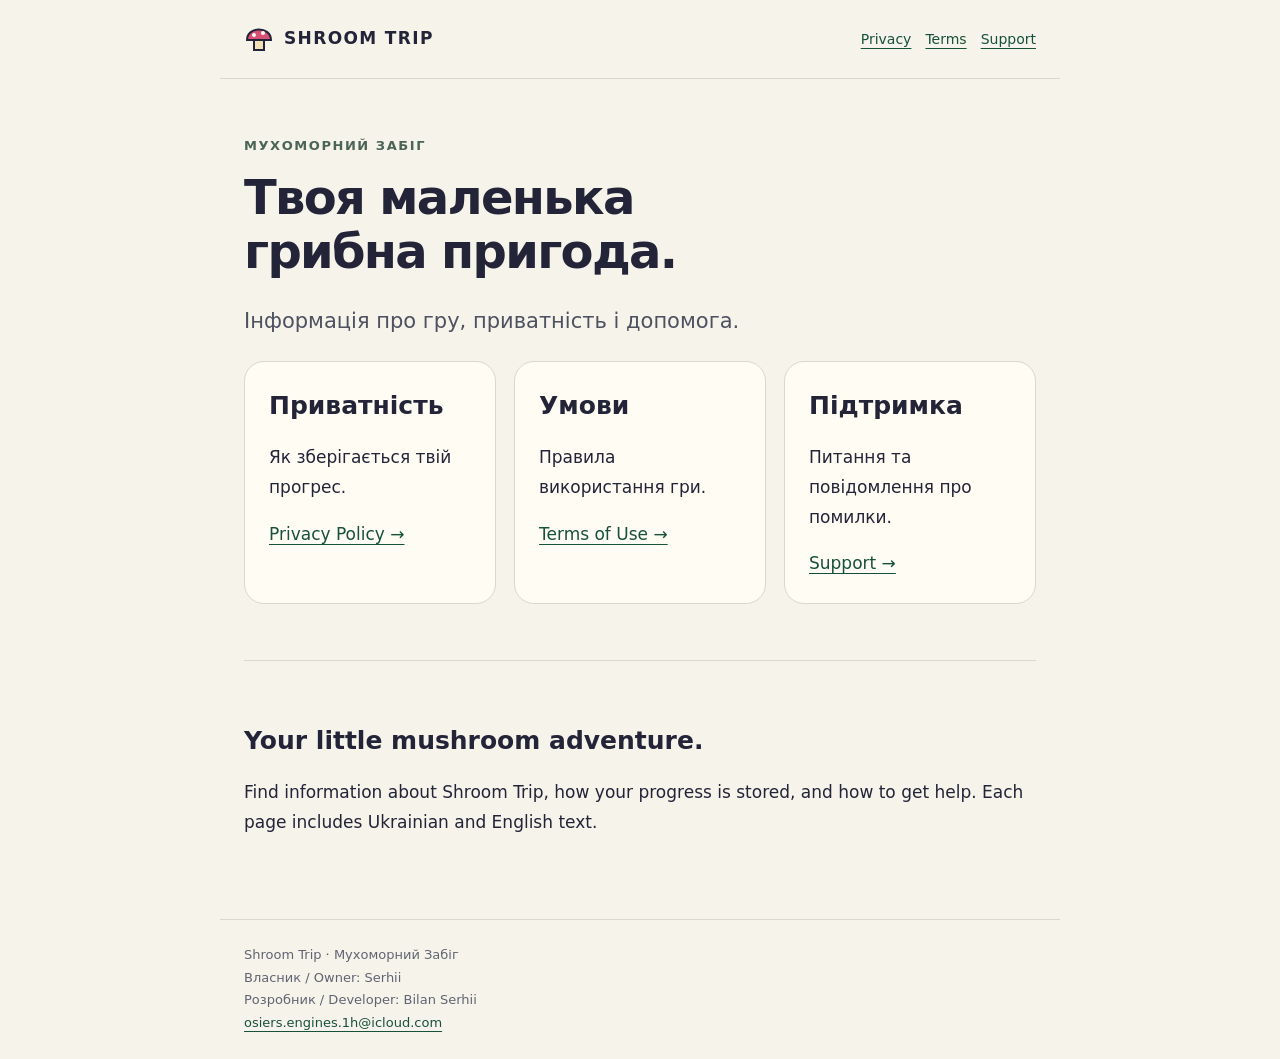
<file: index.html>
<!doctype html>
<html lang="uk"><head><meta charset="utf-8"><meta name="viewport" content="width=device-width,initial-scale=1"><title>Підтримка та інформація · Shroom Trip</title><meta name="description" content="Shroom Trip — Підтримка та інформація. Інформація українською та англійською."><link rel="stylesheet" href="style.css"></head><body>
<a class="skip" href="#main">До вмісту / Skip to content</a><header><a class="brand" href="index.html"><svg width="30" height="30" viewBox="0 0 30 30" aria-hidden="true"><path d="M10 14h10v12H10z" fill="#f3dfb8" stroke="#232438" stroke-width="2"/><path d="M3 16C3 2 27 2 27 16Z" fill="#d95075" stroke="#232438" stroke-width="2"/><circle cx="10" cy="11" r="2" fill="#fffcf4"/><circle cx="19" cy="9" r="2" fill="#fffcf4"/></svg>SHROOM TRIP</a><nav aria-label="Навігація"><a href="privacy.html">Privacy</a><a href="terms.html">Terms</a><a href="support.html">Support</a></nav></header>
<main id="main"><div class="eyebrow">Мухоморний Забіг</div><h1>Твоя маленька<br>грибна пригода.</h1><p class="lead">Інформація про гру, приватність і допомога.</p><div class="grid"><article class="card"><h2>Приватність</h2><p>Як зберігається твій прогрес.</p><a href="privacy.html">Privacy Policy →</a></article><article class="card"><h2>Умови</h2><p>Правила використання гри.</p><a href="terms.html">Terms of Use →</a></article><article class="card"><h2>Підтримка</h2><p>Питання та повідомлення про помилки.</p><a href="support.html">Support →</a></article></div><section lang="en"><h2>Your little mushroom adventure.</h2><p>Find information about Shroom Trip, how your progress is stored, and how to get help. Each page includes Ukrainian and English text.</p></section></main><footer>Shroom Trip · Мухоморний Забіг<br>Власник / Owner: Serhii<br>Розробник / Developer: Bilan Serhii<br><a href="mailto:osiers.engines.1h@icloud.com">osiers.engines.1h@icloud.com</a></footer></body></html>
</file>
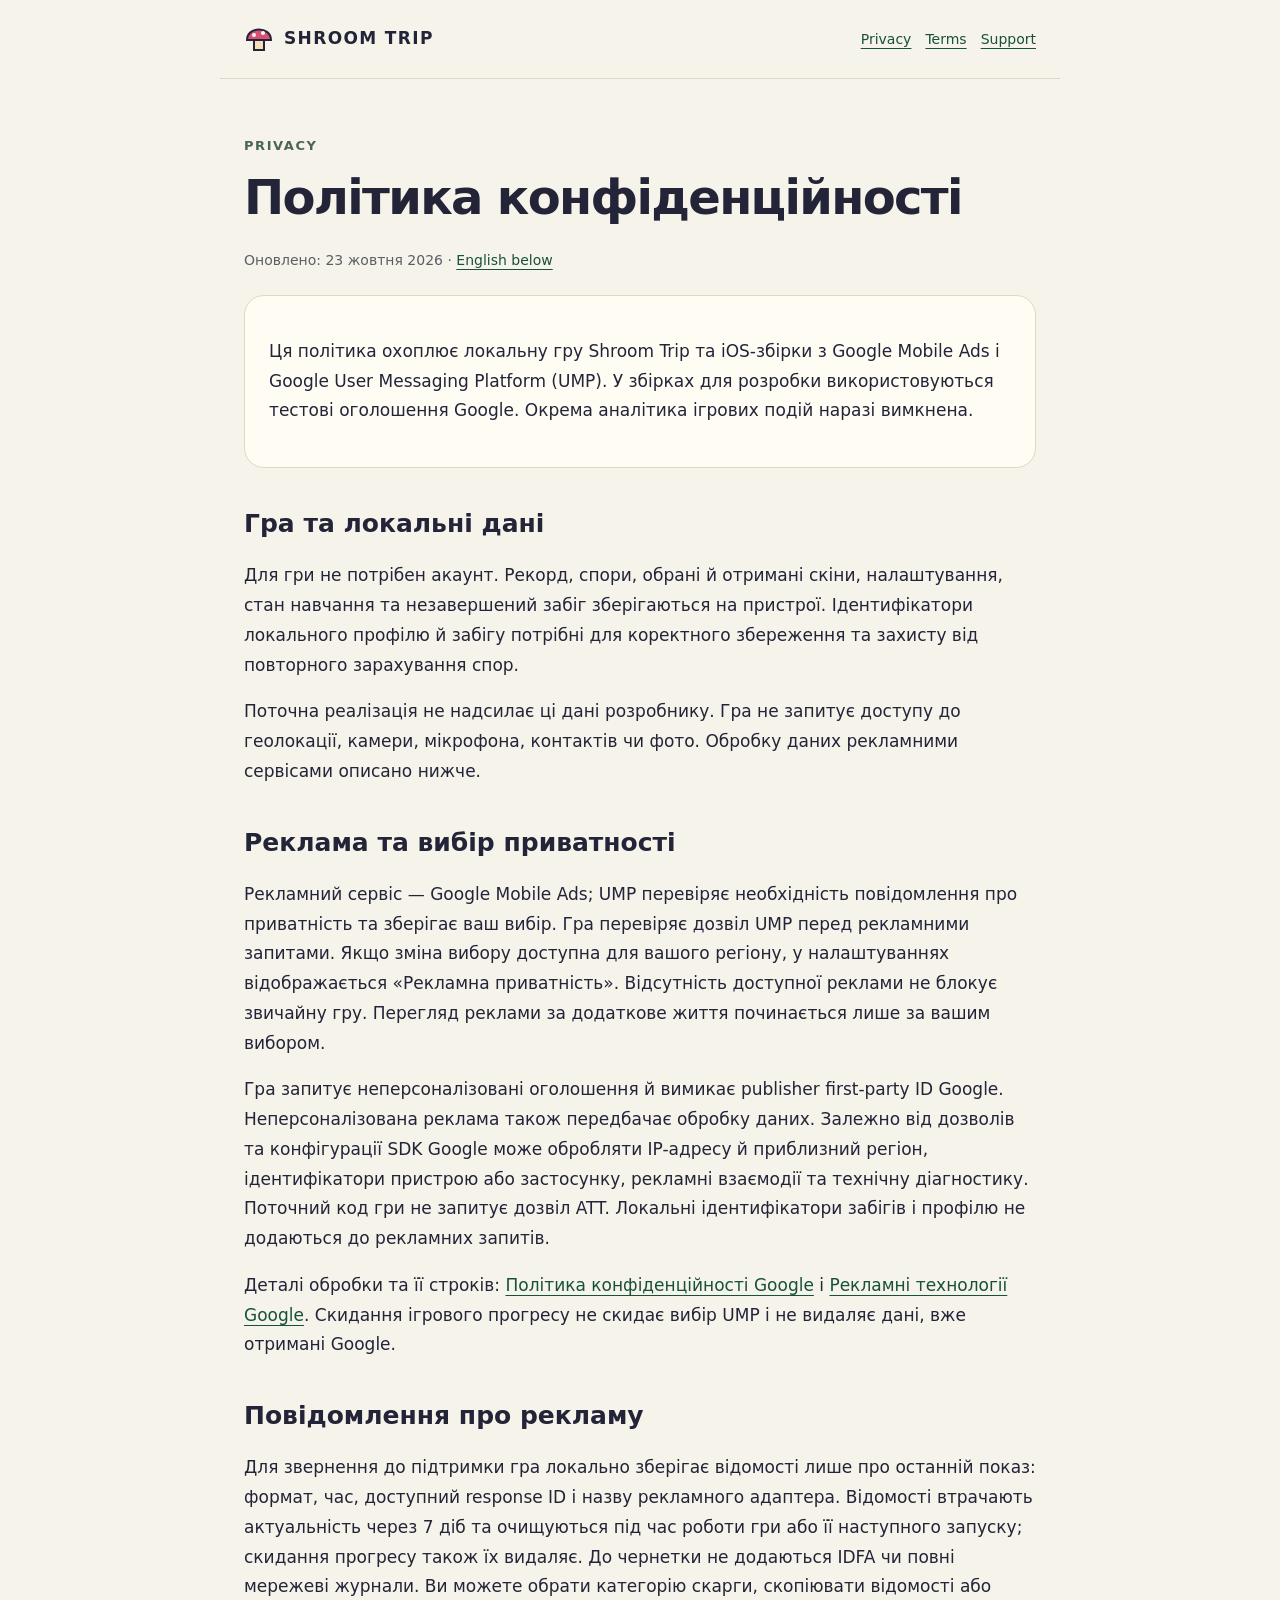
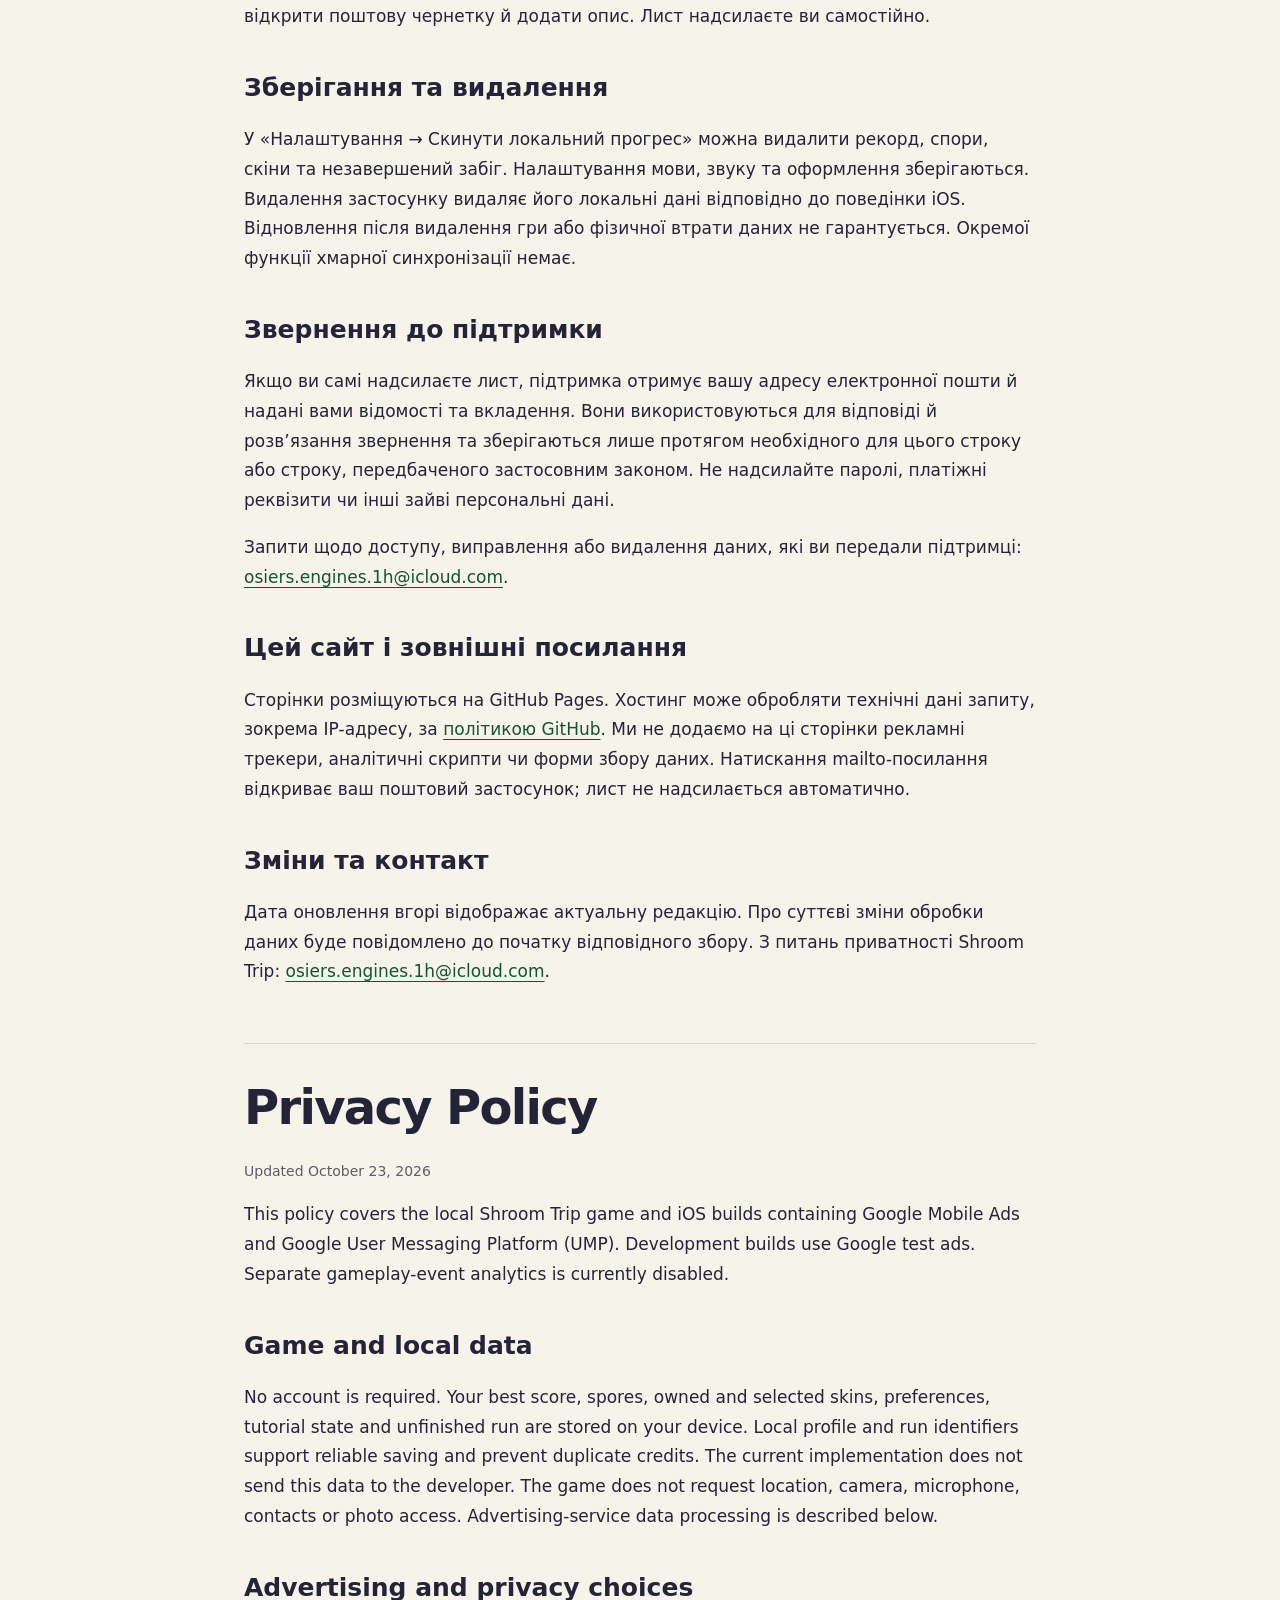
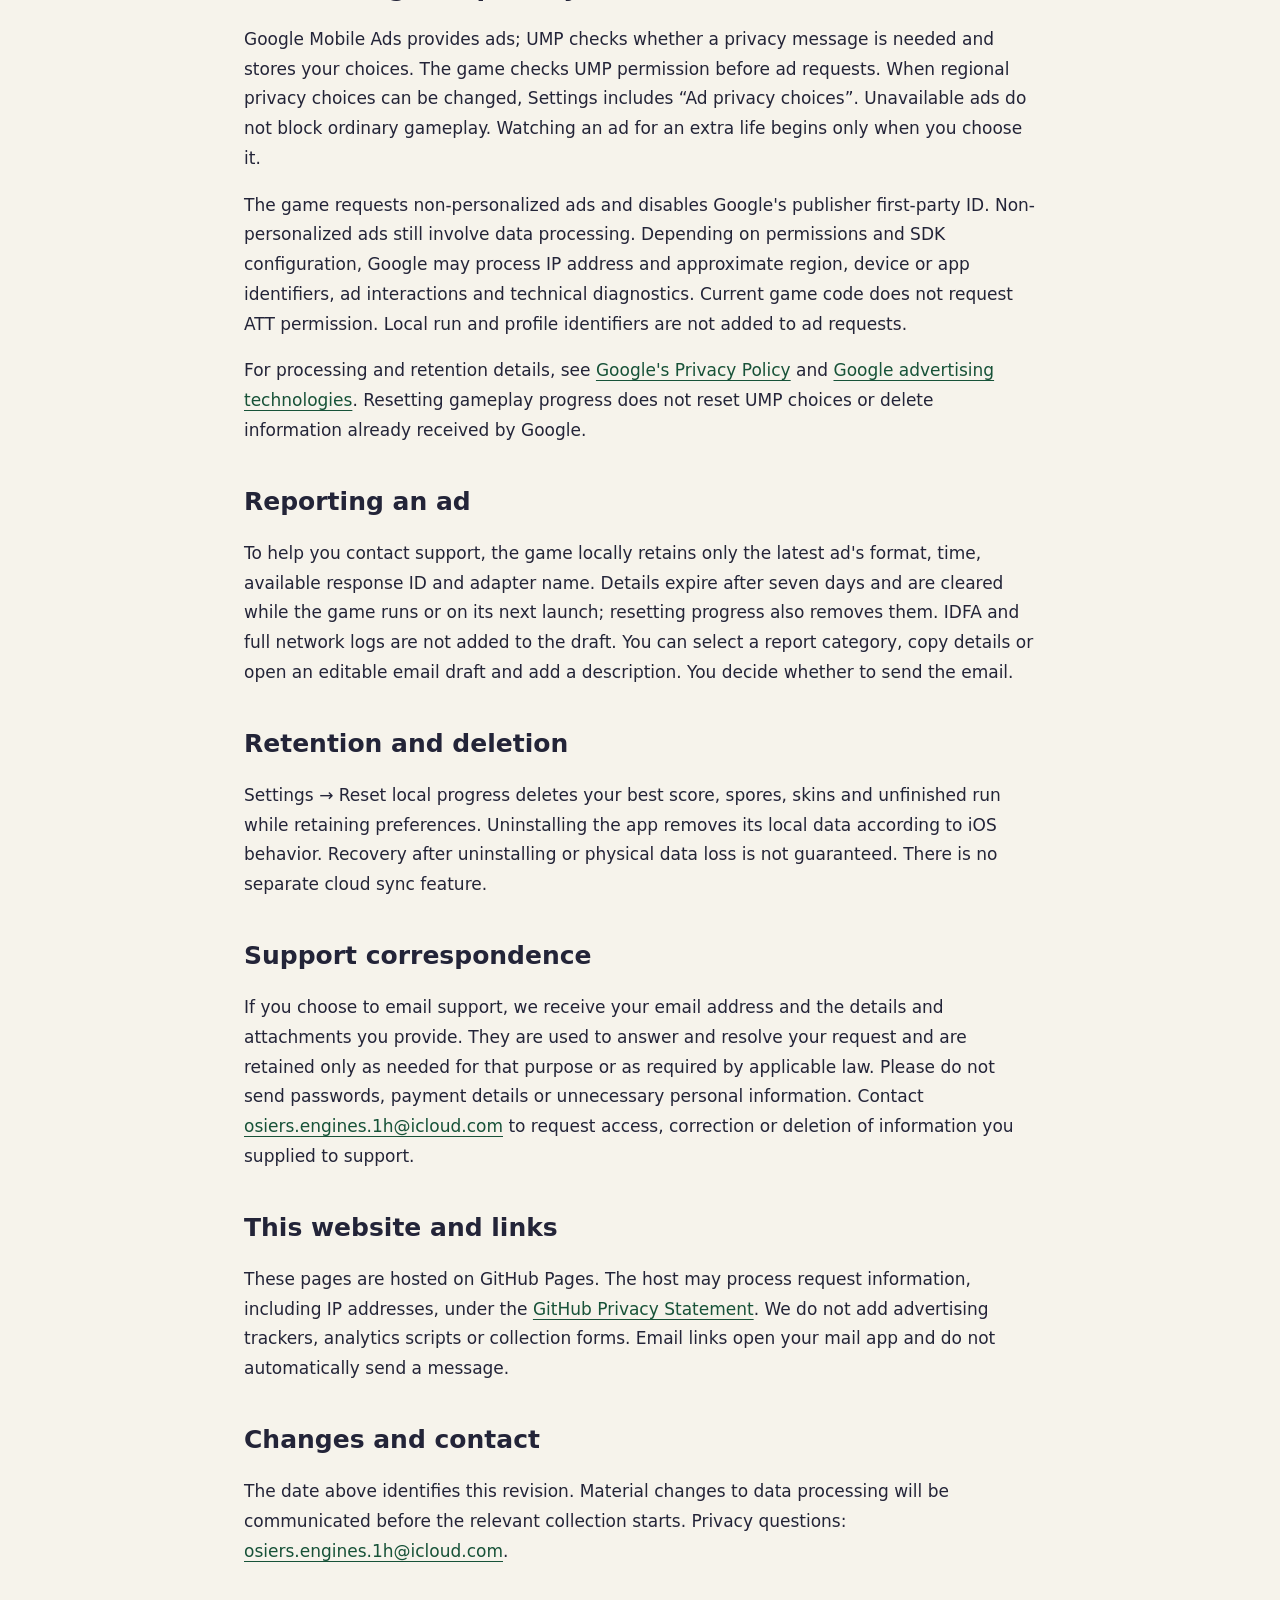
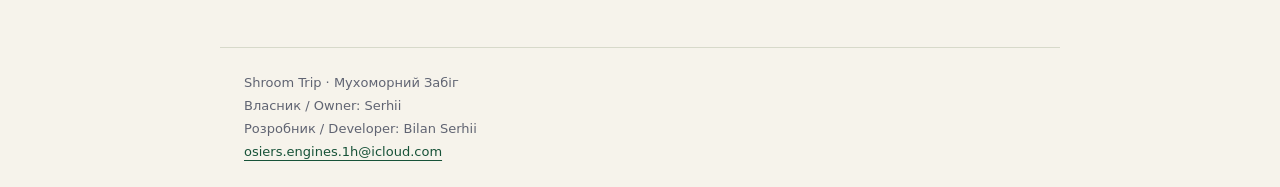
<file: privacy.html>
<!doctype html>
<html lang="uk"><head><meta charset="utf-8"><meta name="viewport" content="width=device-width,initial-scale=1"><title>Політика конфіденційності / Privacy Policy · Shroom Trip</title><meta name="description" content="Shroom Trip — Політика конфіденційності / Privacy Policy. Інформація українською та англійською."><link rel="stylesheet" href="style.css"></head><body>
<a class="skip" href="#main">До вмісту / Skip to content</a><header><a class="brand" href="index.html"><svg width="30" height="30" viewBox="0 0 30 30" aria-hidden="true"><path d="M10 14h10v12H10z" fill="#f3dfb8" stroke="#232438" stroke-width="2"/><path d="M3 16C3 2 27 2 27 16Z" fill="#d95075" stroke="#232438" stroke-width="2"/><circle cx="10" cy="11" r="2" fill="#fffcf4"/><circle cx="19" cy="9" r="2" fill="#fffcf4"/></svg>SHROOM TRIP</a><nav aria-label="Навігація"><a href="privacy.html">Privacy</a><a href="terms.html">Terms</a><a href="support.html">Support</a></nav></header>
<main id="main"><div class="eyebrow">Privacy</div><h1>Політика конфіденційності</h1><p class="meta">Оновлено: 23 жовтня 2026 · <a href="#english">English below</a></p>
<div class="card"><p>Ця політика охоплює локальну гру Shroom Trip та iOS-збірки з Google Mobile Ads і Google User Messaging Platform (UMP). У збірках для розробки використовуються тестові оголошення Google. Окрема аналітика ігрових подій наразі вимкнена.</p></div>
<h2>Гра та локальні дані</h2><p>Для гри не потрібен акаунт. Рекорд, спори, обрані й отримані скіни, налаштування, стан навчання та незавершений забіг зберігаються на пристрої. Ідентифікатори локального профілю й забігу потрібні для коректного збереження та захисту від повторного зарахування спор.</p><p>Поточна реалізація не надсилає ці дані розробнику. Гра не запитує доступу до геолокації, камери, мікрофона, контактів чи фото. Обробку даних рекламними сервісами описано нижче.</p>
<h2>Реклама та вибір приватності</h2><p>Рекламний сервіс — Google Mobile Ads; UMP перевіряє необхідність повідомлення про приватність та зберігає ваш вибір. Гра перевіряє дозвіл UMP перед рекламними запитами. Якщо зміна вибору доступна для вашого регіону, у налаштуваннях відображається «Рекламна приватність». Відсутність доступної реклами не блокує звичайну гру. Перегляд реклами за додаткове життя починається лише за вашим вибором.</p><p>Гра запитує неперсоналізовані оголошення й вимикає publisher first-party ID Google. Неперсоналізована реклама також передбачає обробку даних. Залежно від дозволів та конфігурації SDK Google може обробляти IP-адресу й приблизний регіон, ідентифікатори пристрою або застосунку, рекламні взаємодії та технічну діагностику. Поточний код гри не запитує дозвіл ATT. Локальні ідентифікатори забігів і профілю не додаються до рекламних запитів.</p><p>Деталі обробки та її строків: <a href="https://policies.google.com/privacy">Політика конфіденційності Google</a> і <a href="https://policies.google.com/technologies/ads">Рекламні технології Google</a>. Скидання ігрового прогресу не скидає вибір UMP і не видаляє дані, вже отримані Google.</p>
<h2>Повідомлення про рекламу</h2><p>Для звернення до підтримки гра локально зберігає відомості лише про останній показ: формат, час, доступний response ID і назву рекламного адаптера. Відомості втрачають актуальність через 7 діб та очищуються під час роботи гри або її наступного запуску; скидання прогресу також їх видаляє. До чернетки не додаються IDFA чи повні мережеві журнали. Ви можете обрати категорію скарги, скопіювати відомості або відкрити поштову чернетку й додати опис. Лист надсилаєте ви самостійно.</p>
<h2>Зберігання та видалення</h2><p>У «Налаштування → Скинути локальний прогрес» можна видалити рекорд, спори, скіни та незавершений забіг. Налаштування мови, звуку та оформлення зберігаються. Видалення застосунку видаляє його локальні дані відповідно до поведінки iOS. Відновлення після видалення гри або фізичної втрати даних не гарантується. Окремої функції хмарної синхронізації немає.</p>
<h2>Звернення до підтримки</h2><p>Якщо ви самі надсилаєте лист, підтримка отримує вашу адресу електронної пошти й надані вами відомості та вкладення. Вони використовуються для відповіді й розв’язання звернення та зберігаються лише протягом необхідного для цього строку або строку, передбаченого застосовним законом. Не надсилайте паролі, платіжні реквізити чи інші зайві персональні дані.</p><p>Запити щодо доступу, виправлення або видалення даних, які ви передали підтримці: <a href="mailto:osiers.engines.1h@icloud.com">osiers.engines.1h@icloud.com</a>.</p>
<h2>Цей сайт і зовнішні посилання</h2><p>Сторінки розміщуються на GitHub Pages. Хостинг може обробляти технічні дані запиту, зокрема IP-адресу, за <a href="https://docs.github.com/en/site-policy/privacy-policies/github-general-privacy-statement">політикою GitHub</a>. Ми не додаємо на ці сторінки рекламні трекери, аналітичні скрипти чи форми збору даних. Натискання mailto-посилання відкриває ваш поштовий застосунок; лист не надсилається автоматично.</p>
<h2>Зміни та контакт</h2><p>Дата оновлення вгорі відображає актуальну редакцію. Про суттєві зміни обробки даних буде повідомлено до початку відповідного збору. З питань приватності Shroom Trip: <a href="mailto:osiers.engines.1h@icloud.com">osiers.engines.1h@icloud.com</a>.</p>
<section id="english" lang="en"><h1>Privacy Policy</h1><p class="meta">Updated October 23, 2026</p><p>This policy covers the local Shroom Trip game and iOS builds containing Google Mobile Ads and Google User Messaging Platform (UMP). Development builds use Google test ads. Separate gameplay-event analytics is currently disabled.</p>
<h2>Game and local data</h2><p>No account is required. Your best score, spores, owned and selected skins, preferences, tutorial state and unfinished run are stored on your device. Local profile and run identifiers support reliable saving and prevent duplicate credits. The current implementation does not send this data to the developer. The game does not request location, camera, microphone, contacts or photo access. Advertising-service data processing is described below.</p>
<h2>Advertising and privacy choices</h2><p>Google Mobile Ads provides ads; UMP checks whether a privacy message is needed and stores your choices. The game checks UMP permission before ad requests. When regional privacy choices can be changed, Settings includes “Ad privacy choices”. Unavailable ads do not block ordinary gameplay. Watching an ad for an extra life begins only when you choose it.</p><p>The game requests non-personalized ads and disables Google's publisher first-party ID. Non-personalized ads still involve data processing. Depending on permissions and SDK configuration, Google may process IP address and approximate region, device or app identifiers, ad interactions and technical diagnostics. Current game code does not request ATT permission. Local run and profile identifiers are not added to ad requests.</p><p>For processing and retention details, see <a href="https://policies.google.com/privacy">Google's Privacy Policy</a> and <a href="https://policies.google.com/technologies/ads">Google advertising technologies</a>. Resetting gameplay progress does not reset UMP choices or delete information already received by Google.</p>
<h2>Reporting an ad</h2><p>To help you contact support, the game locally retains only the latest ad's format, time, available response ID and adapter name. Details expire after seven days and are cleared while the game runs or on its next launch; resetting progress also removes them. IDFA and full network logs are not added to the draft. You can select a report category, copy details or open an editable email draft and add a description. You decide whether to send the email.</p>
<h2>Retention and deletion</h2><p>Settings → Reset local progress deletes your best score, spores, skins and unfinished run while retaining preferences. Uninstalling the app removes its local data according to iOS behavior. Recovery after uninstalling or physical data loss is not guaranteed. There is no separate cloud sync feature.</p>
<h2>Support correspondence</h2><p>If you choose to email support, we receive your email address and the details and attachments you provide. They are used to answer and resolve your request and are retained only as needed for that purpose or as required by applicable law. Please do not send passwords, payment details or unnecessary personal information. Contact <a href="mailto:osiers.engines.1h@icloud.com">osiers.engines.1h@icloud.com</a> to request access, correction or deletion of information you supplied to support.</p>
<h2>This website and links</h2><p>These pages are hosted on GitHub Pages. The host may process request information, including IP addresses, under the <a href="https://docs.github.com/en/site-policy/privacy-policies/github-general-privacy-statement">GitHub Privacy Statement</a>. We do not add advertising trackers, analytics scripts or collection forms. Email links open your mail app and do not automatically send a message.</p><h2>Changes and contact</h2><p>The date above identifies this revision. Material changes to data processing will be communicated before the relevant collection starts. Privacy questions: <a href="mailto:osiers.engines.1h@icloud.com">osiers.engines.1h@icloud.com</a>.</p></section></main><footer>Shroom Trip · Мухоморний Забіг<br>Власник / Owner: Serhii<br>Розробник / Developer: Bilan Serhii<br><a href="mailto:osiers.engines.1h@icloud.com">osiers.engines.1h@icloud.com</a></footer></body></html>
</file>
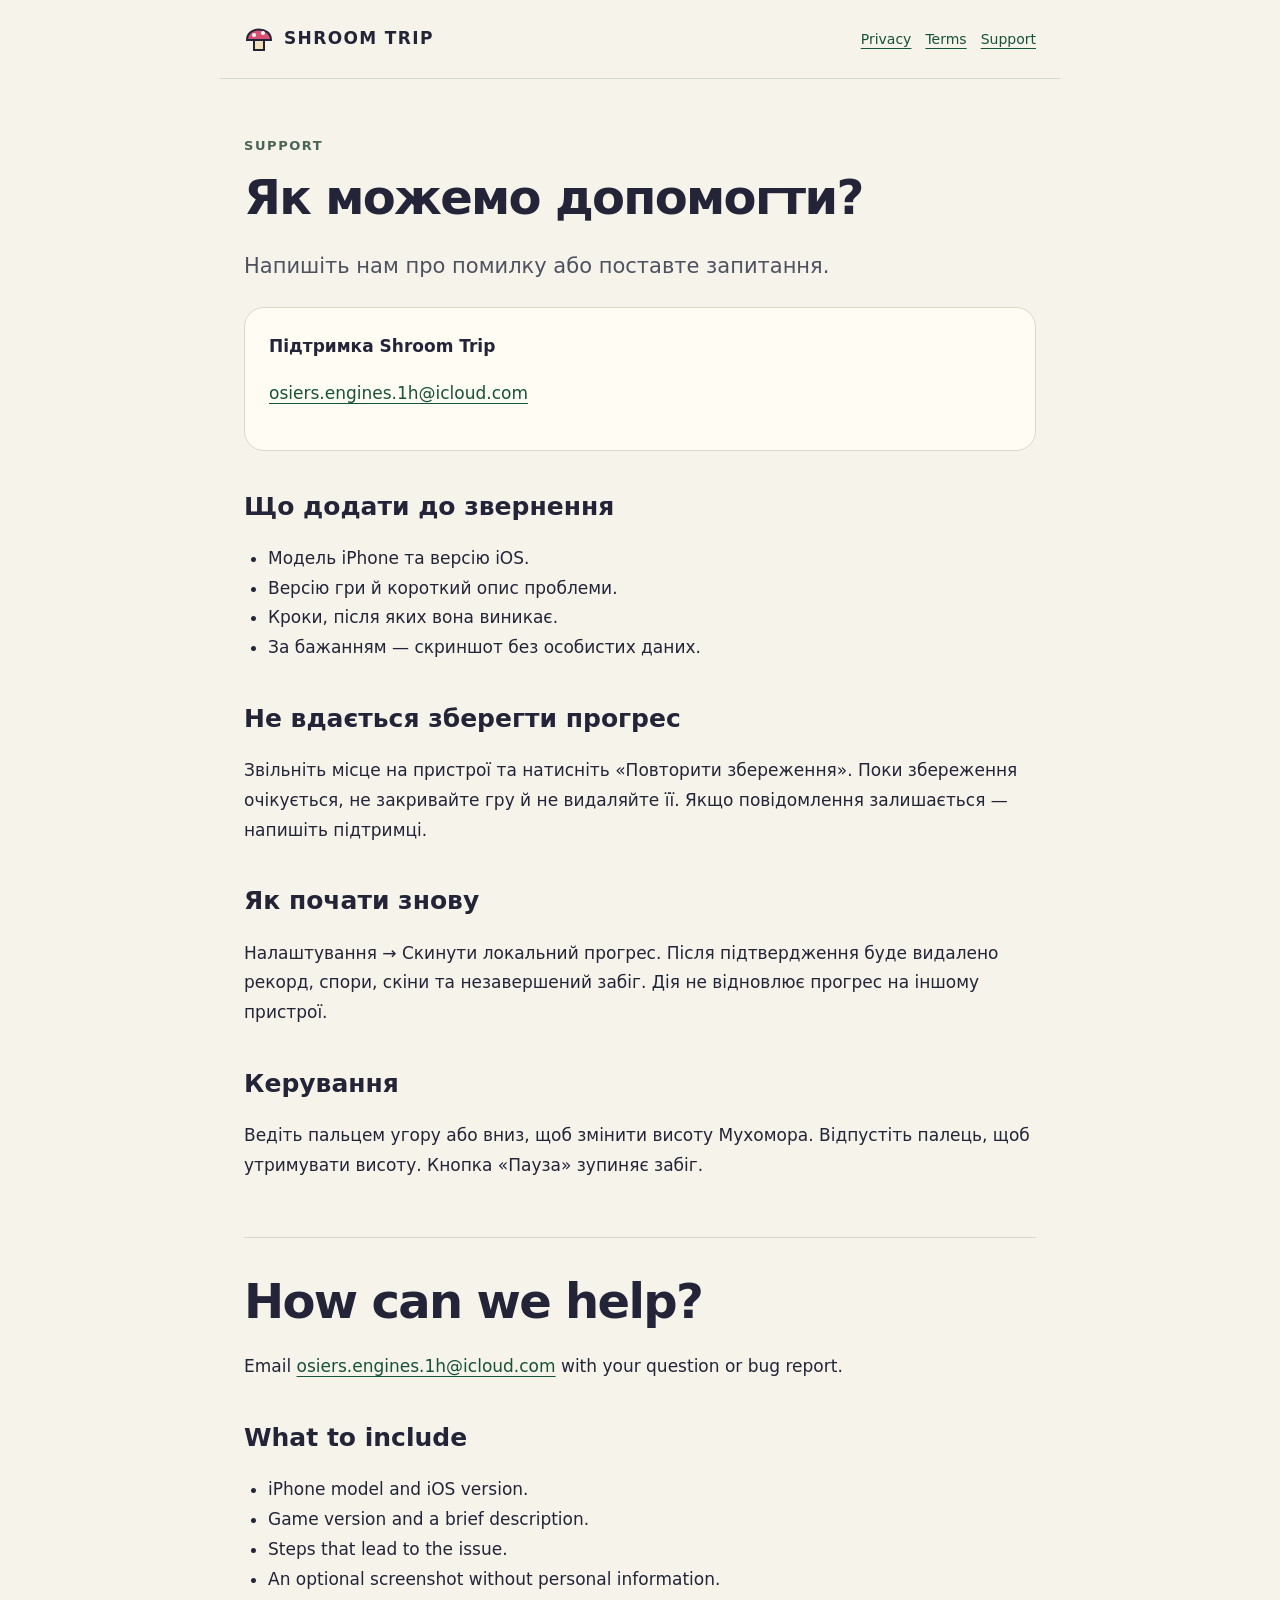
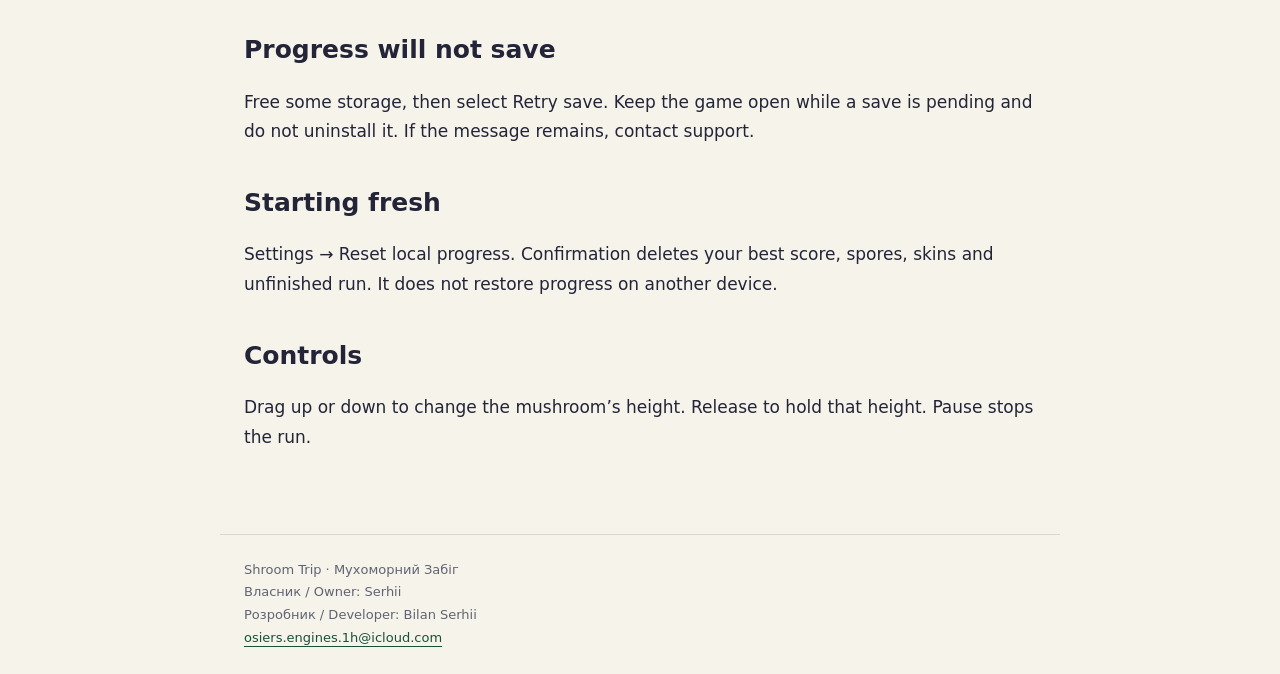
<file: support.html>
<!doctype html>
<html lang="uk"><head><meta charset="utf-8"><meta name="viewport" content="width=device-width,initial-scale=1"><title>Підтримка / Support · Shroom Trip</title><meta name="description" content="Shroom Trip — Підтримка / Support. Інформація українською та англійською."><link rel="stylesheet" href="style.css"></head><body>
<a class="skip" href="#main">До вмісту / Skip to content</a><header><a class="brand" href="index.html"><svg width="30" height="30" viewBox="0 0 30 30" aria-hidden="true"><path d="M10 14h10v12H10z" fill="#f3dfb8" stroke="#232438" stroke-width="2"/><path d="M3 16C3 2 27 2 27 16Z" fill="#d95075" stroke="#232438" stroke-width="2"/><circle cx="10" cy="11" r="2" fill="#fffcf4"/><circle cx="19" cy="9" r="2" fill="#fffcf4"/></svg>SHROOM TRIP</a><nav aria-label="Навігація"><a href="privacy.html">Privacy</a><a href="terms.html">Terms</a><a href="support.html">Support</a></nav></header>
<main id="main"><div class="eyebrow">Support</div><h1>Як можемо допомогти?</h1><p class="lead">Напишіть нам про помилку або поставте запитання.</p><div class="card"><strong>Підтримка Shroom Trip</strong><p><a href="mailto:osiers.engines.1h@icloud.com">osiers.engines.1h@icloud.com</a></p></div><h2>Що додати до звернення</h2><ul><li>Модель iPhone та версію iOS.</li><li>Версію гри й короткий опис проблеми.</li><li>Кроки, після яких вона виникає.</li><li>За бажанням — скриншот без особистих даних.</li></ul><h2>Не вдається зберегти прогрес</h2><p>Звільніть місце на пристрої та натисніть «Повторити збереження». Поки збереження очікується, не закривайте гру й не видаляйте її. Якщо повідомлення залишається — напишіть підтримці.</p><h2>Як почати знову</h2><p>Налаштування → Скинути локальний прогрес. Після підтвердження буде видалено рекорд, спори, скіни та незавершений забіг. Дія не відновлює прогрес на іншому пристрої.</p><h2>Керування</h2><p>Ведіть пальцем угору або вниз, щоб змінити висоту Мухомора. Відпустіть палець, щоб утримувати висоту. Кнопка «Пауза» зупиняє забіг.</p><section id="english" lang="en"><h1>How can we help?</h1><p>Email <a href="mailto:osiers.engines.1h@icloud.com">osiers.engines.1h@icloud.com</a> with your question or bug report.</p><h2>What to include</h2><ul><li>iPhone model and iOS version.</li><li>Game version and a brief description.</li><li>Steps that lead to the issue.</li><li>An optional screenshot without personal information.</li></ul><h2>Progress will not save</h2><p>Free some storage, then select Retry save. Keep the game open while a save is pending and do not uninstall it. If the message remains, contact support.</p><h2>Starting fresh</h2><p>Settings → Reset local progress. Confirmation deletes your best score, spores, skins and unfinished run. It does not restore progress on another device.</p><h2>Controls</h2><p>Drag up or down to change the mushroom’s height. Release to hold that height. Pause stops the run.</p></section></main><footer>Shroom Trip · Мухоморний Забіг<br>Власник / Owner: Serhii<br>Розробник / Developer: Bilan Serhii<br><a href="mailto:osiers.engines.1h@icloud.com">osiers.engines.1h@icloud.com</a></footer></body></html>
</file>
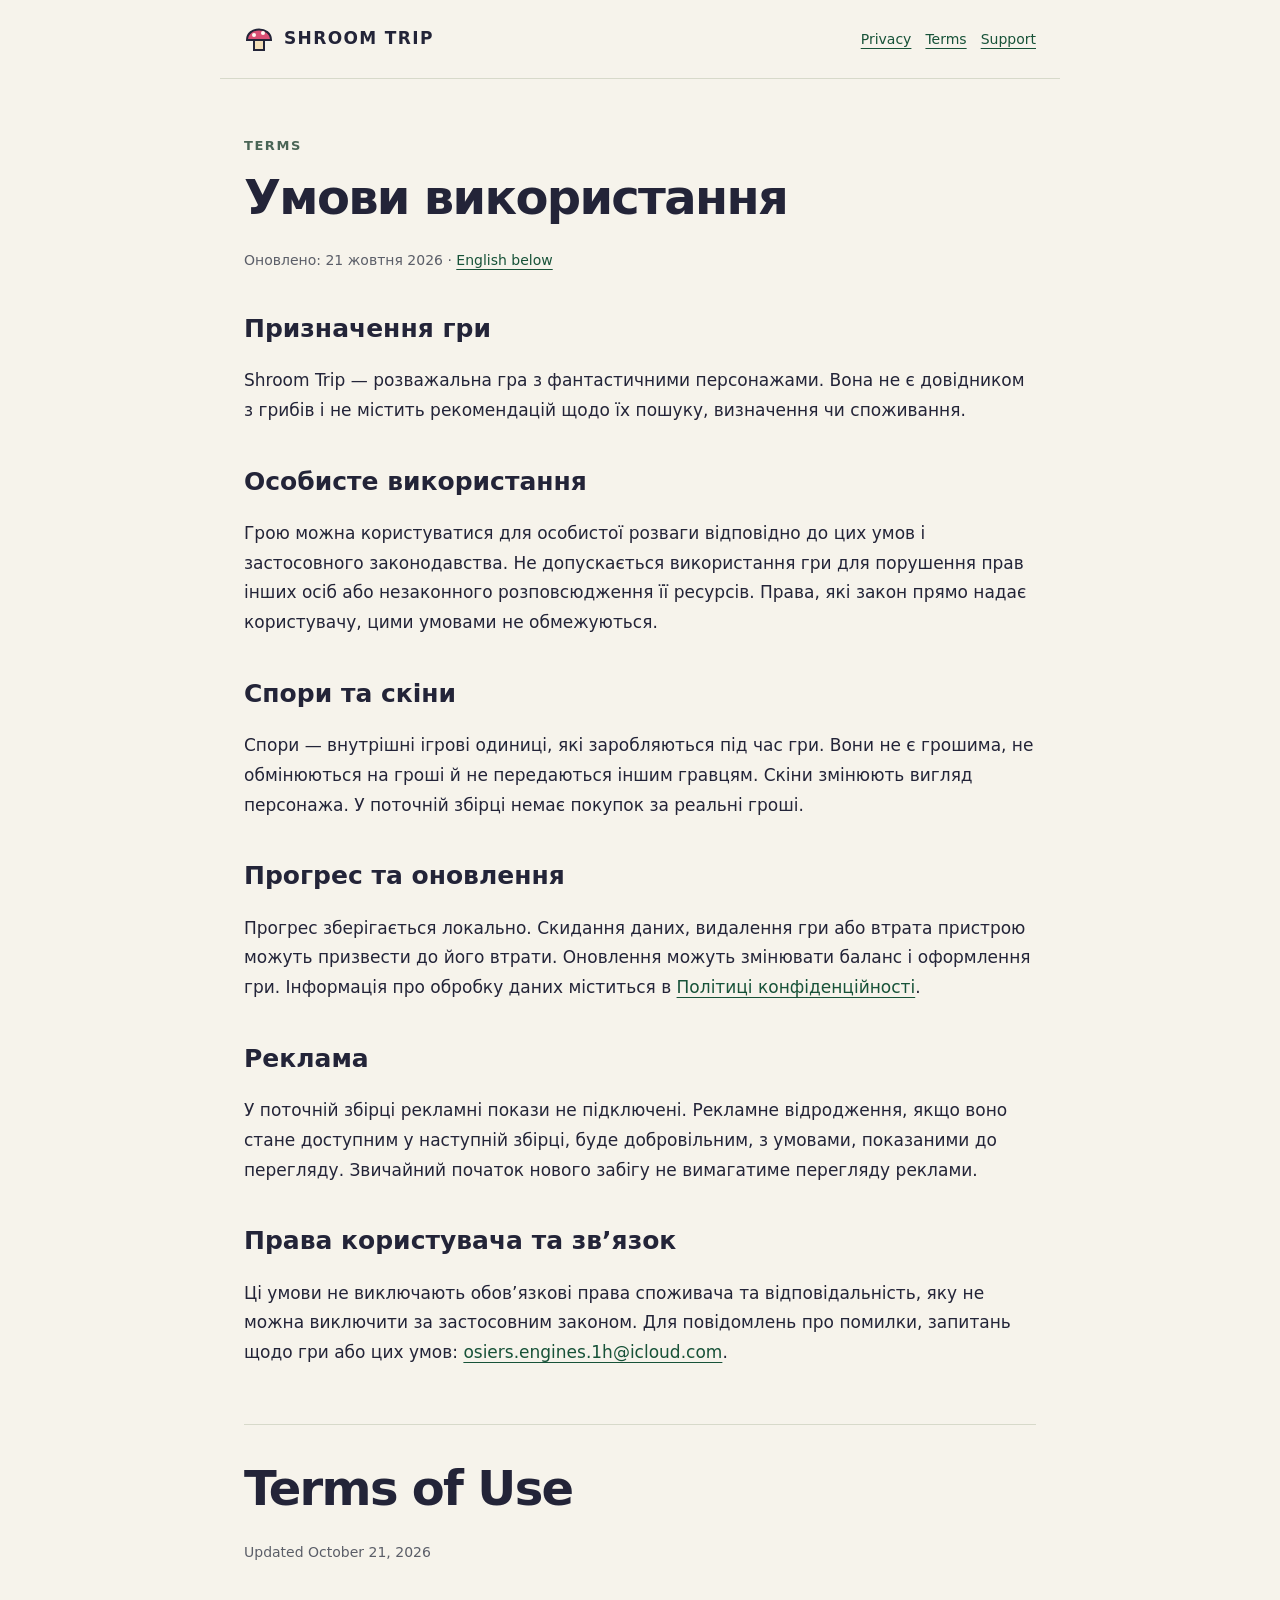
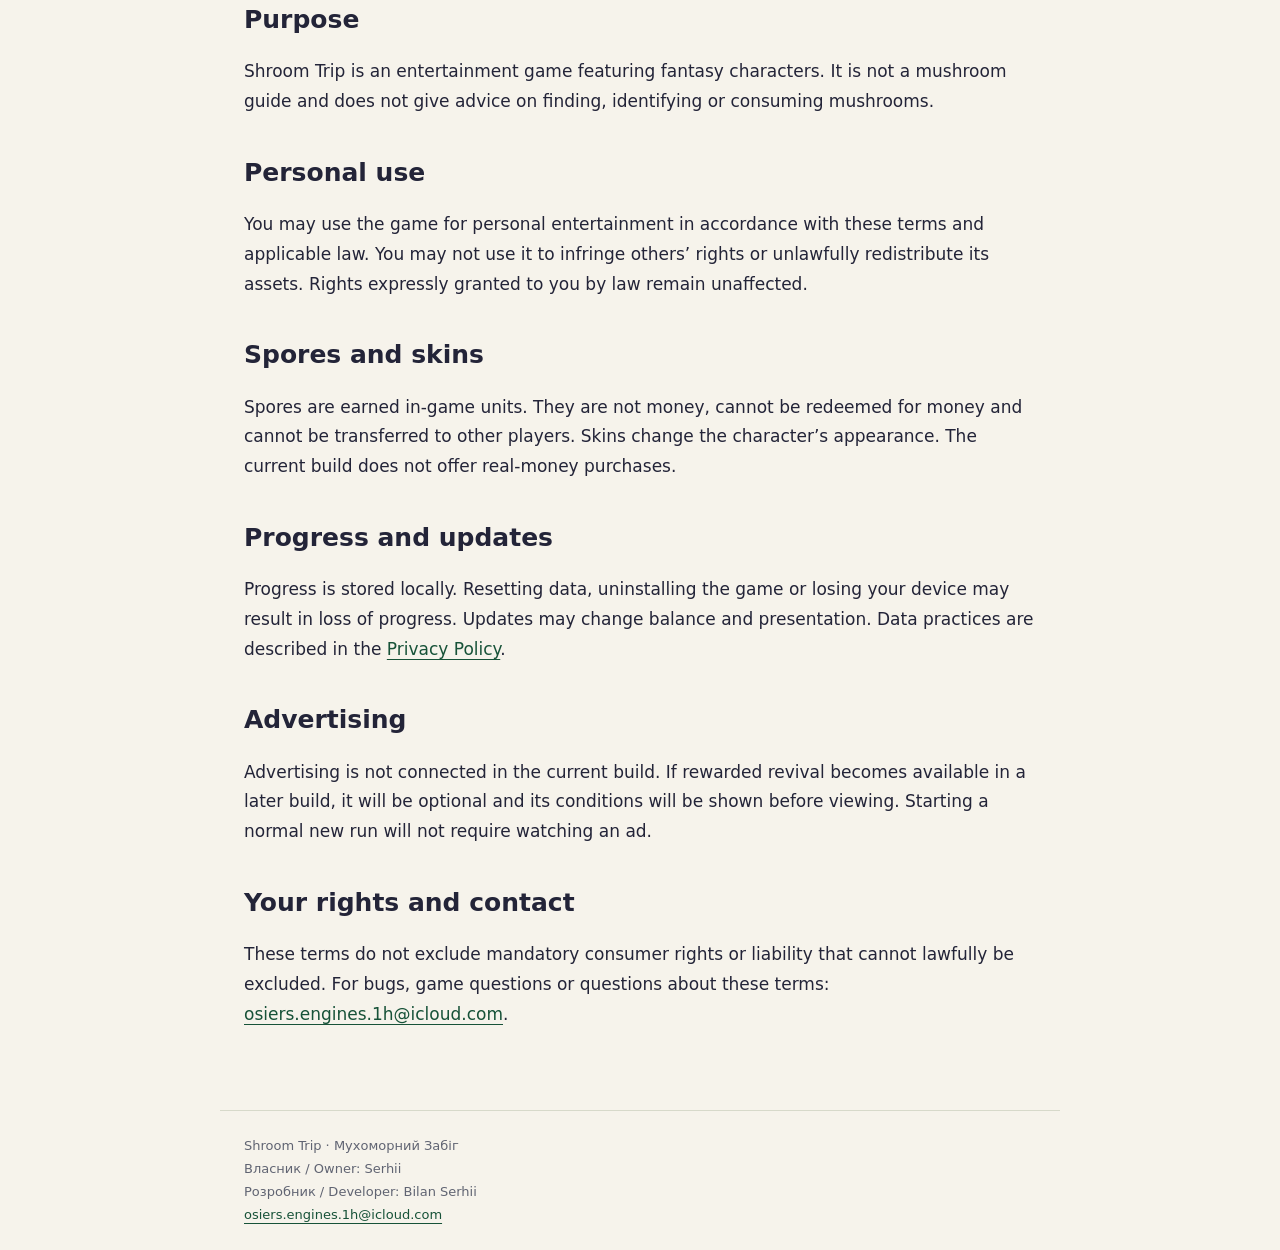
<file: terms.html>
<!doctype html>
<html lang="uk"><head><meta charset="utf-8"><meta name="viewport" content="width=device-width,initial-scale=1"><title>Умови використання / Terms of Use · Shroom Trip</title><meta name="description" content="Shroom Trip — Умови використання / Terms of Use. Інформація українською та англійською."><link rel="stylesheet" href="style.css"></head><body>
<a class="skip" href="#main">До вмісту / Skip to content</a><header><a class="brand" href="index.html"><svg width="30" height="30" viewBox="0 0 30 30" aria-hidden="true"><path d="M10 14h10v12H10z" fill="#f3dfb8" stroke="#232438" stroke-width="2"/><path d="M3 16C3 2 27 2 27 16Z" fill="#d95075" stroke="#232438" stroke-width="2"/><circle cx="10" cy="11" r="2" fill="#fffcf4"/><circle cx="19" cy="9" r="2" fill="#fffcf4"/></svg>SHROOM TRIP</a><nav aria-label="Навігація"><a href="privacy.html">Privacy</a><a href="terms.html">Terms</a><a href="support.html">Support</a></nav></header>
<main id="main"><div class="eyebrow">Terms</div><h1>Умови використання</h1><p class="meta">Оновлено: 21 жовтня 2026 · <a href="#english">English below</a></p>
<h2>Призначення гри</h2><p>Shroom Trip — розважальна гра з фантастичними персонажами. Вона не є довідником з грибів і не містить рекомендацій щодо їх пошуку, визначення чи споживання.</p>
<h2>Особисте використання</h2><p>Грою можна користуватися для особистої розваги відповідно до цих умов і застосовного законодавства. Не допускається використання гри для порушення прав інших осіб або незаконного розповсюдження її ресурсів. Права, які закон прямо надає користувачу, цими умовами не обмежуються.</p>
<h2>Спори та скіни</h2><p>Спори — внутрішні ігрові одиниці, які заробляються під час гри. Вони не є грошима, не обмінюються на гроші й не передаються іншим гравцям. Скіни змінюють вигляд персонажа. У поточній збірці немає покупок за реальні гроші.</p>
<h2>Прогрес та оновлення</h2><p>Прогрес зберігається локально. Скидання даних, видалення гри або втрата пристрою можуть призвести до його втрати. Оновлення можуть змінювати баланс і оформлення гри. Інформація про обробку даних міститься в <a href="privacy.html">Політиці конфіденційності</a>.</p>
<h2>Реклама</h2><p>У поточній збірці рекламні покази не підключені. Рекламне відродження, якщо воно стане доступним у наступній збірці, буде добровільним, з умовами, показаними до перегляду. Звичайний початок нового забігу не вимагатиме перегляду реклами.</p>
<h2>Права користувача та зв’язок</h2><p>Ці умови не виключають обов’язкові права споживача та відповідальність, яку не можна виключити за застосовним законом. Для повідомлень про помилки, запитань щодо гри або цих умов: <a href="mailto:osiers.engines.1h@icloud.com">osiers.engines.1h@icloud.com</a>.</p>
<section id="english" lang="en"><h1>Terms of Use</h1><p class="meta">Updated October 21, 2026</p><h2>Purpose</h2><p>Shroom Trip is an entertainment game featuring fantasy characters. It is not a mushroom guide and does not give advice on finding, identifying or consuming mushrooms.</p><h2>Personal use</h2><p>You may use the game for personal entertainment in accordance with these terms and applicable law. You may not use it to infringe others’ rights or unlawfully redistribute its assets. Rights expressly granted to you by law remain unaffected.</p><h2>Spores and skins</h2><p>Spores are earned in-game units. They are not money, cannot be redeemed for money and cannot be transferred to other players. Skins change the character’s appearance. The current build does not offer real-money purchases.</p><h2>Progress and updates</h2><p>Progress is stored locally. Resetting data, uninstalling the game or losing your device may result in loss of progress. Updates may change balance and presentation. Data practices are described in the <a href="privacy.html">Privacy Policy</a>.</p><h2>Advertising</h2><p>Advertising is not connected in the current build. If rewarded revival becomes available in a later build, it will be optional and its conditions will be shown before viewing. Starting a normal new run will not require watching an ad.</p><h2>Your rights and contact</h2><p>These terms do not exclude mandatory consumer rights or liability that cannot lawfully be excluded. For bugs, game questions or questions about these terms: <a href="mailto:osiers.engines.1h@icloud.com">osiers.engines.1h@icloud.com</a>.</p></section></main><footer>Shroom Trip · Мухоморний Забіг<br>Власник / Owner: Serhii<br>Розробник / Developer: Bilan Serhii<br><a href="mailto:osiers.engines.1h@icloud.com">osiers.engines.1h@icloud.com</a></footer></body></html>
</file>
<file: style.css>
*{box-sizing:border-box}html{scroll-behavior:smooth}body{margin:0;background:#f6f3eb;color:#232438;font:17px/1.75 system-ui,-apple-system,BlinkMacSystemFont,"Segoe UI",sans-serif}a{color:#175238;text-underline-offset:4px}a:focus-visible{outline:3px solid #704aca;outline-offset:4px}header,main,footer{max-width:840px;margin:auto;padding:24px}header{display:flex;align-items:center;justify-content:space-between;gap:20px;border-bottom:1px solid #d7d9ca}.brand{font-weight:850;letter-spacing:.08em;text-decoration:none;font-size:17px;color:#232438}nav{display:flex;flex-wrap:wrap;gap:14px;font-size:14px}main{padding-top:56px;padding-bottom:64px}h1{font-size:clamp(32px,7vw,48px);line-height:1.14;letter-spacing:-.035em;margin:12px 0 24px}h2{font-size:25px;line-height:1.3;margin-top:40px}h3{font-size:19px;margin-top:28px}.eyebrow{font-size:13px;font-weight:750;letter-spacing:.12em;color:#4a6556;text-transform:uppercase}.lead{font-size:21px;color:#4e5160}.meta{color:#5b5e68;font-size:14px}.card{padding:24px;border:1px solid #d7d9ca;background:#fffcf4;border-radius:20px;margin:22px 0}.card a{overflow-wrap:anywhere}.grid{display:grid;gap:18px;grid-template-columns:repeat(auto-fit,minmax(200px,1fr))}.grid .card{margin:0}.card h2{margin-top:4px}section[lang=en]{border-top:1px solid #d7d9ca;margin-top:56px;padding-top:24px}footer{border-top:1px solid #d7d9ca;font-size:13px;color:#606472}.skip{position:absolute;left:-9999px}.skip:focus{left:16px;top:12px;background:white;padding:10px}ul,ol{padding-left:24px}svg{vertical-align:middle;margin-right:10px}@media(max-width:600px){header{align-items:flex-start;flex-direction:column}main{padding-top:32px}nav{gap:12px}.card{padding:18px}}@media(prefers-reduced-motion:reduce){html{scroll-behavior:auto}}
</file>
